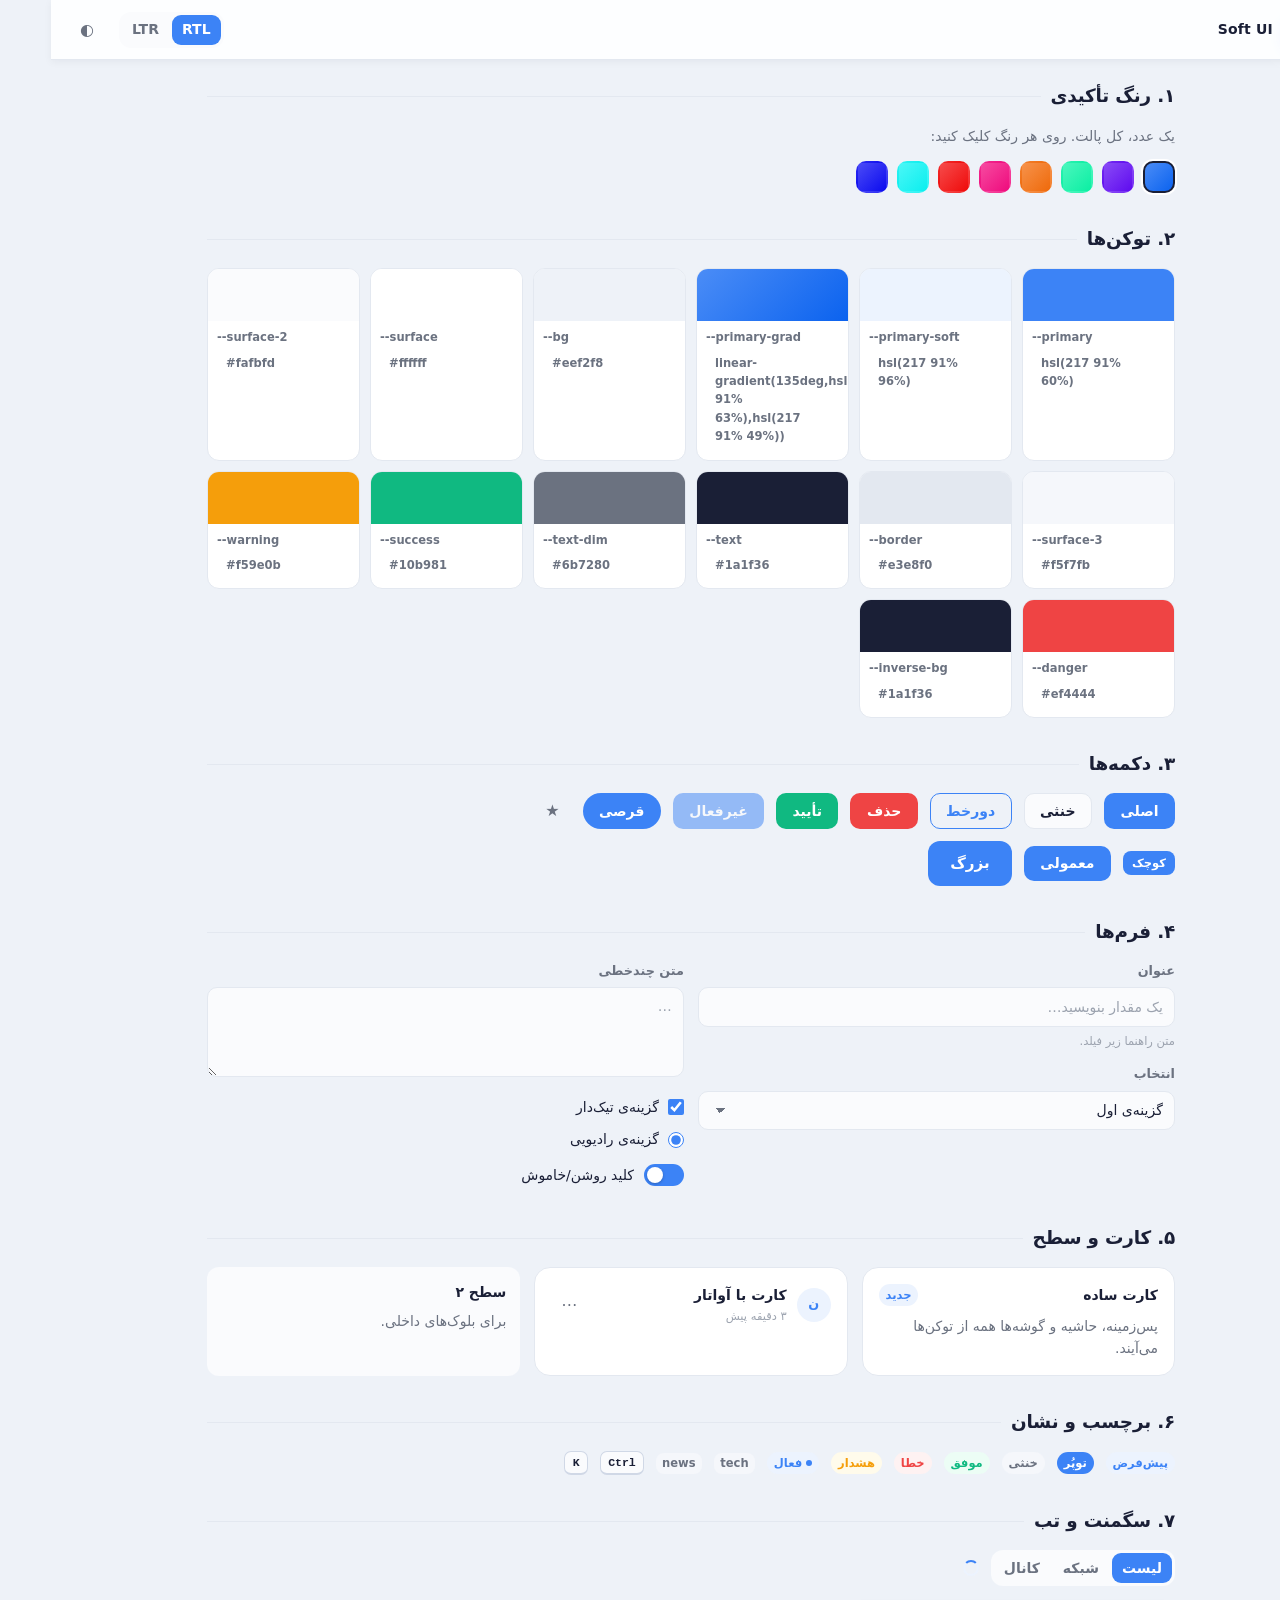
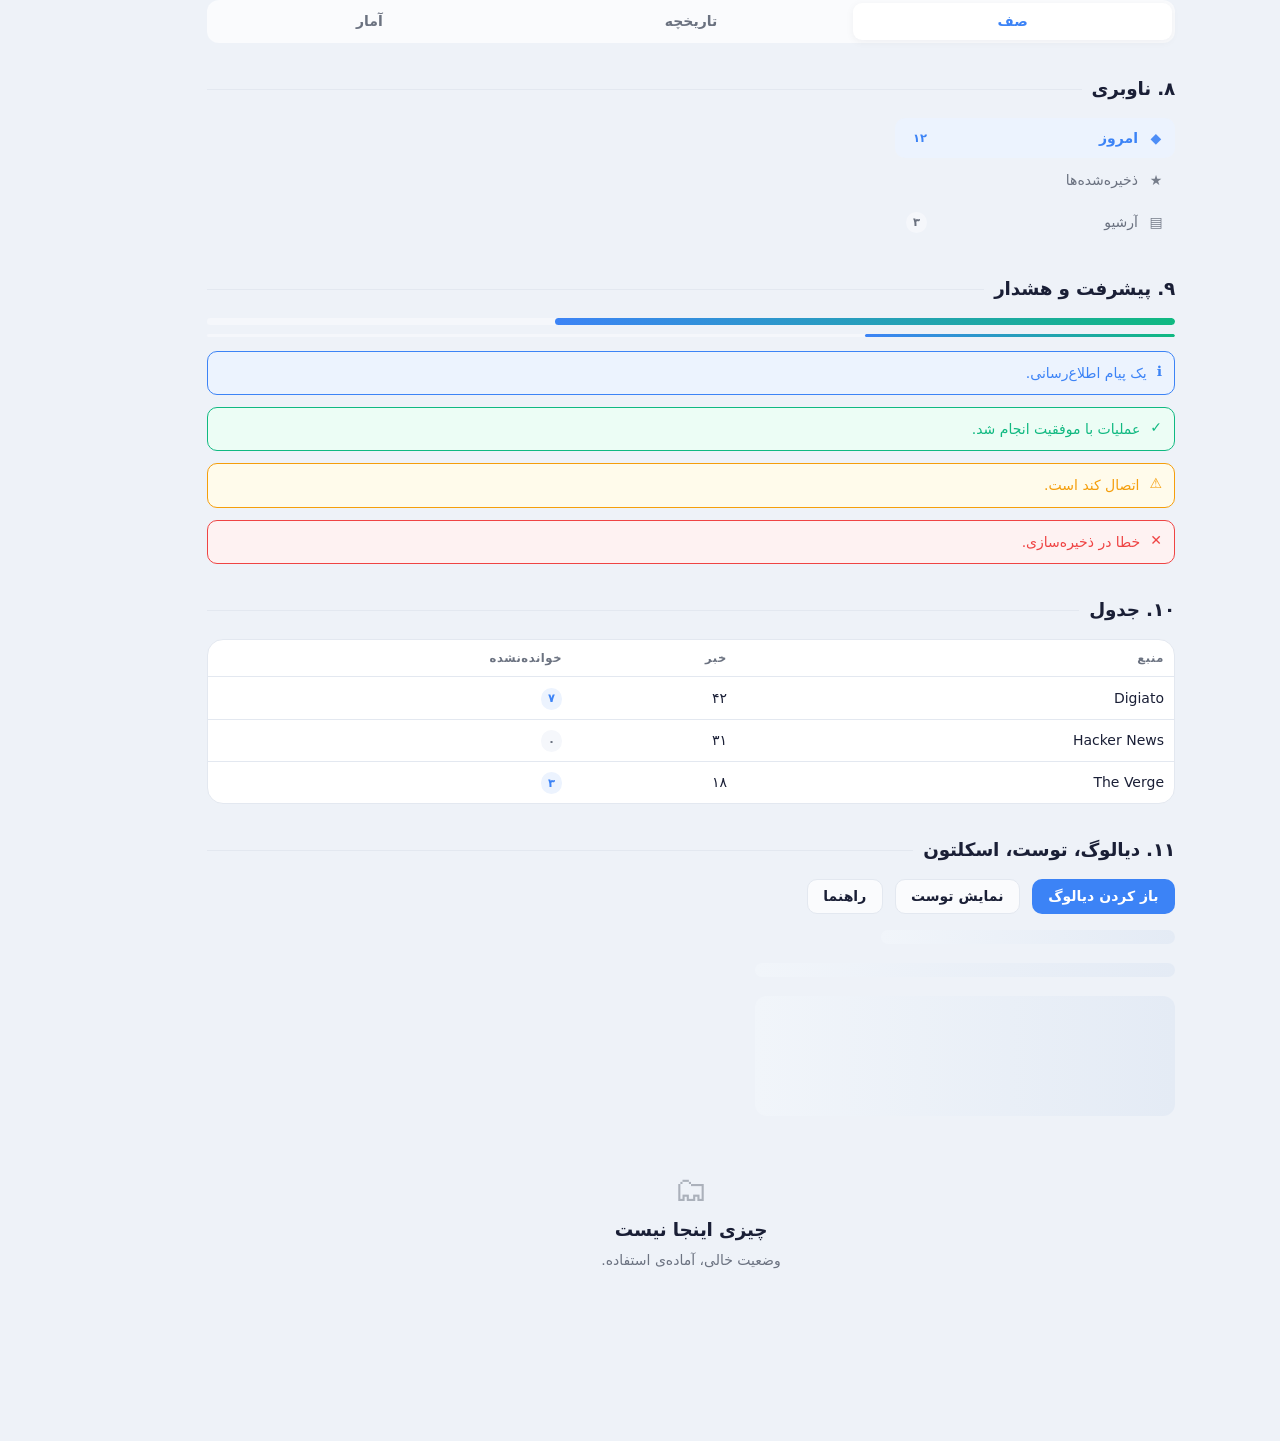
<file: theme/demo.html>
<!DOCTYPE html>
<html lang="fa" dir="rtl" data-theme="light">
<head>
<meta charset="utf-8">
<meta name="viewport" content="width=device-width, initial-scale=1, viewport-fit=cover">
<meta name="theme-color" content="#eef2f8">
<title>Soft UI — قالب</title>
<link rel="stylesheet" href="theme.css">
<script>
/* Applied before first paint so the page never flashes the wrong theme. */
try{
  var t = localStorage.getItem("ui-theme") || "auto";
  var dark = t === "dark" || (t === "auto" && matchMedia("(prefers-color-scheme: dark)").matches);
  document.documentElement.setAttribute("data-theme", dark ? "dark" : "light");
  var a = localStorage.getItem("ui-theme-accent");
  if (a) document.documentElement.style.setProperty("--accent-h", a);
}catch(e){}
</script>
<style>
  /* Only what this showcase page needs; everything visual comes from theme.css */
  .demo{max-width:1000px;margin-inline:auto;padding:24px 16px 80px}
  .demo > section{margin-bottom:34px}
  .demo h2{display:flex;align-items:center;gap:10px;margin-bottom:16px}
  .demo h2::after{content:"";flex:1;height:1px;background:var(--border)}
  .swatches{display:grid;grid-template-columns:repeat(auto-fill,minmax(130px,1fr));gap:10px}
  .swatch{border:1px solid var(--border);border-radius:var(--radius);overflow:hidden;background:var(--surface)}
  .swatch i{display:block;height:52px}
  .swatch span{display:block;padding:7px 9px;font-size:var(--fs-xs);color:var(--text-dim);font-weight:600}
  .demo-grid{display:grid;grid-template-columns:repeat(auto-fit,minmax(240px,1fr));gap:14px}
</style>
</head>
<body>

<div class="topbar">
  <div class="row" style="gap:10px;flex:none">
    <span class="logo"></span>
    <span class="title">Soft UI</span>
  </div>
  <span class="grow"></span>
  <div class="seg" id="dirSeg">
    <button data-dir="rtl" class="is-active">RTL</button>
    <button data-dir="ltr">LTR</button>
  </div>
  <button class="icon-btn tip" id="themeBtn" data-tip="تغییر تم">◐</button>
</div>

<main class="demo">

  <section>
    <h2>۱. رنگ تأکیدی</h2>
    <p class="muted">یک عدد، کل پالت. روی هر رنگ کلیک کنید:</p>
    <div id="accents"></div>
  </section>

  <section>
    <h2>۲. توکن‌ها</h2>
    <div class="swatches" id="tokens"></div>
  </section>

  <section>
    <h2>۳. دکمه‌ها</h2>
    <div class="row">
      <button class="btn">اصلی</button>
      <button class="btn ghost">خنثی</button>
      <button class="btn outline">دورخط</button>
      <button class="btn danger">حذف</button>
      <button class="btn success">تأیید</button>
      <button class="btn" disabled>غیرفعال</button>
      <button class="btn pill">قرصی</button>
      <button class="icon-btn tip ghost" data-tip="آیکونی">★</button>
    </div>
    <div class="row" style="margin-top:12px">
      <button class="btn sm">کوچک</button>
      <button class="btn">معمولی</button>
      <button class="btn lg">بزرگ</button>
    </div>
  </section>

  <section>
    <h2>۴. فرم‌ها</h2>
    <div class="demo-grid">
      <div>
        <div class="field">
          <label class="label" for="d1">عنوان</label>
          <input class="input" id="d1" placeholder="یک مقدار بنویسید…">
          <span class="hint">متن راهنما زیر فیلد.</span>
        </div>
        <div class="field">
          <label class="label" for="d2">انتخاب</label>
          <select class="input" id="d2">
            <option>گزینه‌ی اول</option>
            <option>گزینه‌ی دوم</option>
          </select>
        </div>
      </div>
      <div>
        <div class="field">
          <label class="label" for="d3">متن چندخطی</label>
          <textarea class="input" id="d3" placeholder="…"></textarea>
        </div>
        <label class="check"><input type="checkbox" checked> گزینه‌ی تیک‌دار</label>
        <label class="check"><input type="radio" name="r" checked> گزینه‌ی رادیویی</label>
        <label class="switch" style="margin-top:8px">
          <input type="checkbox" checked><span class="track"></span> کلید روشن/خاموش
        </label>
      </div>
    </div>
  </section>

  <section>
    <h2>۵. کارت و سطح</h2>
    <div class="demo-grid">
      <div class="card hoverable">
        <div class="row between">
          <strong>کارت ساده</strong>
          <span class="badge">جدید</span>
        </div>
        <p class="muted" style="margin:8px 0 0">پس‌زمینه، حاشیه و گوشه‌ها همه از توکن‌ها می‌آیند.</p>
      </div>
      <div class="card">
        <div class="row" style="gap:10px">
          <span class="avatar">ن</span>
          <div class="grow">
            <strong>کارت با آواتار</strong>
            <div class="faint" style="font-size:var(--fs-xs)">۳ دقیقه پیش</div>
          </div>
          <button class="icon-btn">⋯</button>
        </div>
      </div>
      <div class="surface-2">
        <strong>سطح ۲</strong>
        <p class="muted" style="margin:6px 0 0">برای بلوک‌های داخلی.</p>
      </div>
    </div>
  </section>

  <section>
    <h2>۶. برچسب و نشان</h2>
    <div class="row">
      <span class="badge">پیش‌فرض</span>
      <span class="badge solid">توپُر</span>
      <span class="badge neutral">خنثی</span>
      <span class="badge success">موفق</span>
      <span class="badge danger">خطا</span>
      <span class="badge warning">هشدار</span>
      <span class="badge dot">فعال</span>
      <span class="tag">tech</span>
      <span class="tag">news</span>
      <kbd class="kbd">Ctrl</kbd><kbd class="kbd">K</kbd>
    </div>
  </section>

  <section>
    <h2>۷. سگمنت و تب</h2>
    <div class="row">
      <div class="seg" id="segDemo">
        <button class="is-active">لیست</button>
        <button>شبکه</button>
        <button>کانال</button>
      </div>
      <span class="spinner"></span>
    </div>
    <div class="tabs" style="margin-top:14px" id="tabsDemo">
      <button class="tab is-active">صف</button>
      <button class="tab">تاریخچه</button>
      <button class="tab">آمار</button>
    </div>
  </section>

  <section>
    <h2>۸. ناوبری</h2>
    <div class="nav" style="max-width:280px">
      <a class="nav-link is-active" href="#"><span class="ico">◆</span><span class="lbl">امروز</span><span class="badge">۱۲</span></a>
      <a class="nav-link" href="#"><span class="ico">★</span><span class="lbl">ذخیره‌شده‌ها</span></a>
      <a class="nav-link" href="#"><span class="ico">▤</span><span class="lbl">آرشیو</span><span class="badge neutral">۳</span></a>
    </div>
  </section>

  <section>
    <h2>۹. پیشرفت و هشدار</h2>
    <div class="progress" style="margin-bottom:9px"><i style="width:64%"></i></div>
    <div class="progress slim" style="margin-bottom:14px"><i style="width:32%"></i></div>
    <div class="stack">
      <div class="alert info"><span class="ico">ℹ</span><span>یک پیام اطلاع‌رسانی.</span></div>
      <div class="alert success"><span class="ico">✓</span><span>عملیات با موفقیت انجام شد.</span></div>
      <div class="alert warning"><span class="ico">⚠</span><span>اتصال کند است.</span></div>
      <div class="alert danger"><span class="ico">✕</span><span>خطا در ذخیره‌سازی.</span></div>
    </div>
  </section>

  <section>
    <h2>۱۰. جدول</h2>
    <div class="card" style="padding:0;overflow:hidden">
      <table class="table">
        <thead><tr><th>منبع</th><th>خبر</th><th>خوانده‌نشده</th></tr></thead>
        <tbody>
          <tr><td>Digiato</td><td>۴۲</td><td><span class="badge">۷</span></td></tr>
          <tr><td>Hacker News</td><td>۳۱</td><td><span class="badge neutral">۰</span></td></tr>
          <tr><td>The Verge</td><td>۱۸</td><td><span class="badge">۳</span></td></tr>
        </tbody>
      </table>
    </div>
  </section>

  <section>
    <h2>۱۱. دیالوگ، توست، اسکلتون</h2>
    <div class="row">
      <button class="btn" id="dlgBtn">باز کردن دیالوگ</button>
      <button class="btn ghost" id="toastBtn">نمایش توست</button>
      <button class="btn ghost tip" data-tip="راهنمای شناور">راهنما</button>
    </div>
    <div class="stack" style="margin-top:16px;max-width:420px">
      <div class="skeleton text" style="width:70%"></div>
      <div class="skeleton text" style="width:100%"></div>
      <div class="skeleton block"></div>
    </div>
    <div class="empty">
      <div class="big">🗂</div>
      <h3>چیزی اینجا نیست</h3>
      <p>وضعیت خالی، آماده‌ی استفاده.</p>
    </div>
  </section>

</main>

<dialog id="demoDlg">
  <div class="dlg-head">
    <h3>عنوان دیالوگ</h3>
    <button class="dlg-close" data-close>✕</button>
  </div>
  <div class="dlg-body">
    <p>محتوای دیالوگ با گوشه‌های گرد، سایه و پس‌زمینه‌ی سطح.</p>
    <div class="alert info"><span class="ico">ℹ</span><span>اسکرول‌بار هم با تم هماهنگ است.</span></div>
  </div>
  <div class="dlg-foot">
    <button class="btn ghost" data-close>بستن</button>
    <button class="btn" data-close>تمام</button>
  </div>
</dialog>

<div class="toast" id="demoToast"></div>

<script src="theme.js"></script>
<script>
Theme.init({ metaColor: { light: "#eef2f8", dark: "#0f1420" } });
Theme.mountPicker("#accents");

/* theme button cycles light → dark → auto */
document.getElementById("themeBtn").addEventListener("click", function () { Theme.toggle(); });

/* direction toggle */
document.getElementById("dirSeg").addEventListener("click", function (e) {
  var b = e.target.closest("button[data-dir]");
  if (!b) return;
  document.documentElement.setAttribute("dir", b.dataset.dir);
  this.querySelectorAll("button").forEach(function (x) { x.classList.toggle("is-active", x === b); });
  renderTokens();
});

/* token swatches, read straight from the CSS custom properties */
var TOKENS = ["--primary", "--primary-soft", "--primary-grad", "--bg", "--surface",
              "--surface-2", "--surface-3", "--border", "--text", "--text-dim",
              "--success", "--warning", "--danger", "--inverse-bg"];
function renderTokens() {
  var cs = getComputedStyle(document.documentElement);
  document.getElementById("tokens").innerHTML = TOKENS.map(function (name) {
    var value = cs.getPropertyValue(name).trim();
    return '<div class="swatch"><i style="background:' + value + '"></i>' +
           '<span dir="ltr" style="text-align:start">' + name +
           '<br><span class="faint">' + value + '</span></span></div>';
  }).join("");
}
renderTokens();
Theme.onChange(renderTokens);

/* segmented demo */
document.getElementById("segDemo").addEventListener("click", function (e) {
  var b = e.target.closest("button");
  if (!b) return;
  this.querySelectorAll("button").forEach(function (x) { x.classList.toggle("is-active", x === b); });
});
document.getElementById("tabsDemo").addEventListener("click", function (e) {
  var b = e.target.closest("button");
  if (!b) return;
  this.querySelectorAll("button").forEach(function (x) { x.classList.toggle("is-active", x === b); });
});

/* dialog */
var dlg = document.getElementById("demoDlg");
document.getElementById("dlgBtn").addEventListener("click", function () { dlg.showModal(); });
dlg.addEventListener("click", function (e) {
  if (e.target.closest("[data-close]")) dlg.close();
});

/* toast */
var toastEl = document.getElementById("demoToast");
var toastTimer;
document.getElementById("toastBtn").addEventListener("click", function () {
  toastEl.textContent = "ذخیره شد ✓";
  toastEl.classList.add("is-open", "success");
  clearTimeout(toastTimer);
  toastTimer = setTimeout(function () { toastEl.classList.remove("is-open"); }, 2200);
});
</script>
</body>
</html>
</file>
<file: theme/theme.css>
/*! ==========================================================================
 *  Soft UI — a small, dependency-free theme layer
 *  --------------------------------------------------------------------------
 *  Extracted from the "Personal news" feed reader.
 *
 *  • Light by default, dark via <html data-theme="dark">
 *  • The whole palette is derived from ONE hue: --accent-h
 *  • No build step, no dependencies, no framework — just link this file
 *
 *  Quick start
 *    <link rel="stylesheet" href="theme.css">
 *    <html lang="fa" dir="rtl" data-theme="light" style="--accent-h:217">
 *    (or let theme.js handle it:  <script src="theme.js"></script>)
 *  ========================================================================== */


/* ==========================================================================
   1. TOKENS — LIGHT (default)
   ========================================================================== */
:root{
  color-scheme:light;

  /* --- Accent ------------------------------------------------------------
     Change --accent-h and every shade, gradient, ring and glow follows.   */
  --accent-h:217;
  --primary:hsl(var(--accent-h) 91% 60%);
  --primary-hover:hsl(var(--accent-h) 91% 50%);
  --primary-soft:hsl(var(--accent-h) 91% 96%);      /* tinted surface, focus ring */
  --primary-glow:hsl(var(--accent-h) 91% 60% / .18);/* ambient shadow / glow      */
  --primary-grad:linear-gradient(135deg,hsl(var(--accent-h) 91% 63%),hsl(var(--accent-h) 91% 49%));
  --on-primary:#fff;                                /* text on top of --primary   */

  /* --- Surfaces ---------------------------------------------------------- */
  --bg:#eef2f8;
  --surface:#ffffff;
  --surface-2:#fafbfd;
  --surface-3:#f5f7fb;
  --surface-glass:rgba(255,255,255,.88);            /* sticky headers            */
  --border:#e3e8f0;
  --border-strong:#d0d8e6;

  /* --- Text -------------------------------------------------------------- */
  --text:#1a1f36;
  --text-dim:#6b7280;
  --text-mute:#9ca3af;

  /* --- Status ------------------------------------------------------------ */
  --success:#10b981;  --success-soft:#ecfdf5;
  --danger:#ef4444;   --danger-soft:#fef2f2;  --danger-hover:#dc2626;
  --warning:#f59e0b;  --warning-soft:#fffbeb;

  /* --- Inverted surfaces (toasts, tooltips, kbd) ------------------------- */
  --inverse-bg:#1a1f36;
  --inverse-text:#ffffff;

  /* --- Shape ------------------------------------------------------------- */
  --radius-lg:16px;
  --radius:12px;
  --radius-sm:10px;
  --radius-pill:999px;

  /* --- Depth ------------------------------------------------------------- */
  --shadow-sm:0 2px 8px rgba(15,23,42,.05);
  --shadow:0 6px 24px rgba(15,23,42,.06);
  --shadow-lg:0 20px 60px rgba(15,23,42,.18);
  --ring:0 0 0 3px var(--primary-soft);
  --scrim:rgba(15,23,42,.55);

  /* --- Type -------------------------------------------------------------- */
  --font-sans:system-ui,-apple-system,"Segoe UI",Roboto,"Vazirmatn","Tahoma",sans-serif;
  --font-mono:ui-monospace,"SF Mono",Menlo,Consolas,"Courier New",monospace;
  --fs-xs:.72rem;
  --fs-sm:.8rem;
  --fs-base:.875rem;   /* 14px */
  --fs-md:.95rem;
  --fs-lg:1.15rem;
  --fs-xl:1.45rem;
  --lh:1.6;

  /* --- Motion ------------------------------------------------------------ */
  --transition:.2s cubic-bezier(.4,0,.2,1);
  --bounce:.28s cubic-bezier(.4,0,.2,1);

  /* --- Misc -------------------------------------------------------------- */
  --skeleton:linear-gradient(90deg,#f1f5fa 0%,#e4ebf5 50%,#f1f5fa 100%);
  --track:var(--surface-3);
}


/* ==========================================================================
   2. TOKENS — DARK
   ========================================================================== */
[data-theme="dark"]{
  color-scheme:dark;

  --primary:hsl(var(--accent-h) 80% 70%);
  --primary-hover:hsl(var(--accent-h) 80% 80%);
  --primary-soft:hsl(var(--accent-h) 40% 18%);
  --primary-glow:hsl(var(--accent-h) 80% 70% / .2);
  --primary-grad:linear-gradient(135deg,hsl(var(--accent-h) 80% 72%),hsl(var(--accent-h) 80% 54%));
  /* NOTE: white on a 70%-light accent is the original look but low contrast.
     Set --on-primary:#0f1420 if you prefer dark labels on the accent.      */
  --on-primary:#fff;

  --bg:#0f1420;
  --surface:#1a2030;
  --surface-2:#1e2536;
  --surface-3:#232b3d;
  --surface-glass:rgba(15,20,32,.88);
  --border:#2a3346;
  --border-strong:#3a4560;

  --text:#e8edf5;
  --text-dim:#94a3b8;
  --text-mute:#64748b;

  --success:#34d399;  --success-soft:hsl(160 60% 16%);
  --danger:#f87171;   --danger-soft:hsl(0 60% 18%);   --danger-hover:#ef4444;
  --warning:#fbbf24;  --warning-soft:hsl(38 60% 16%);

  --inverse-bg:#e8edf5;
  --inverse-text:#0f1420;

  --shadow-sm:0 2px 8px rgba(0,0,0,.25);
  --shadow:0 6px 24px rgba(0,0,0,.35);
  --shadow-lg:0 20px 60px rgba(0,0,0,.55);
  --scrim:rgba(0,0,0,.6);

  --skeleton:linear-gradient(90deg,#1e2536 0%,#28324a 50%,#1e2536 100%);
  --track:var(--surface-3);
}


/* ==========================================================================
   3. BASE
   ========================================================================== */
*,*::before,*::after{box-sizing:border-box}

html{-webkit-text-size-adjust:100%}

body{
  margin:0;
  min-height:100vh;
  background:var(--bg);
  color:var(--text);
  font:var(--fs-base)/var(--lh) var(--font-sans);
  -webkit-font-smoothing:antialiased;
  text-rendering:optimizeLegibility;
  transition:background var(--transition),color var(--transition);
}

h1,h2,h3,h4{margin:0 0 .5em;line-height:1.35;letter-spacing:-.01em;font-weight:700}
h1{font-size:var(--fs-xl)}
h2{font-size:var(--fs-lg)}
h3{font-size:var(--fs-md)}
h4{font-size:var(--fs-base)}
p{margin:0 0 1em}
small{font-size:var(--fs-xs);color:var(--text-dim)}
strong,b{font-weight:700}
hr{border:0;border-top:1px solid var(--border);margin:1.5em 0}

a{color:var(--primary);text-decoration:none;text-underline-offset:3px}
a:hover{color:var(--primary-hover);text-decoration:underline}

code,kbd,pre,samp{font-family:var(--font-mono);font-size:.92em}
pre{
  margin:0 0 1em;padding:14px 16px;overflow-x:auto;
  background:var(--surface-2);border:1px solid var(--border);border-radius:var(--radius-sm);
  direction:ltr;text-align:left;
}
code{padding:.15em .4em;background:var(--surface-2);border-radius:6px}
pre code{padding:0;background:none}

button,input,select,textarea{font:inherit;color:inherit}
button{cursor:pointer}

::selection{background:var(--primary-soft);color:var(--text)}
:focus-visible{outline:2px solid var(--primary);outline-offset:2px;border-radius:var(--radius-sm)}

/* Scrollbars (standard properties; old Safari falls back to ::-webkit-*) */
*{scrollbar-width:thin;scrollbar-color:var(--border-strong) transparent}
::-webkit-scrollbar{width:10px;height:10px}
::-webkit-scrollbar-track,::-webkit-scrollbar-corner{background:transparent}
::-webkit-scrollbar-thumb{background:var(--border-strong);border:3px solid transparent;border-radius:var(--radius-pill);background-clip:padding-box}
::-webkit-scrollbar-thumb:hover{background:var(--text-mute);background-clip:padding-box}

@media(prefers-reduced-motion:reduce){
  *,*::before,*::after{
    animation-duration:.01ms!important;
    animation-iteration-count:1!important;
    transition-duration:.01ms!important;
    scroll-behavior:auto!important;
  }
}


/* ==========================================================================
   4. LAYOUT HELPERS
   ========================================================================== */
.container{width:100%;max-width:1120px;margin-inline:auto;padding-inline:16px}
.stack{display:flex;flex-direction:column;gap:12px}
.row{display:flex;align-items:center;gap:12px;flex-wrap:wrap}
.row.between{justify-content:space-between}
.row.end{justify-content:flex-end}
.grow{flex:1;min-width:0}
.divider{height:1px;background:var(--border);border:0;margin:16px 0}
.muted{color:var(--text-dim)}
.faint{color:var(--text-mute)}
.sr-only{position:absolute;width:1px;height:1px;padding:0;margin:-1px;overflow:hidden;clip:rect(0 0 0 0);white-space:nowrap;border:0}
[hidden]{display:none!important}

/* Sticky, blurred top bar */
.topbar{
  position:sticky;top:0;z-index:40;
  display:flex;align-items:center;gap:14px;
  height:60px;padding-inline:18px;
  background:var(--surface-glass);
  border-bottom:1px solid var(--border);
  box-shadow:var(--shadow-sm);
  backdrop-filter:blur(16px) saturate(140%);
  -webkit-backdrop-filter:blur(16px) saturate(140%);
}
.topbar .title{font-size:var(--fs-base);font-weight:700;letter-spacing:.2px;white-space:nowrap}


/* ==========================================================================
   5. SURFACES
   ========================================================================== */
.card,.panel{
  background:var(--surface);
  border:1px solid var(--border);
  border-radius:var(--radius-lg);
  transition:border-color var(--transition),box-shadow var(--transition),background var(--transition);
}
.card{padding:16px}
.panel{padding:20px}
.card.hoverable:hover,.panel.hoverable:hover{border-color:var(--border-strong);box-shadow:var(--shadow)}
.card.flat,.panel.flat{box-shadow:none}
.card.raised{box-shadow:var(--shadow)}
.surface-2{background:var(--surface-2);border-radius:var(--radius);padding:14px}
.surface-3{background:var(--surface-3);border-radius:var(--radius);padding:14px}


/* ==========================================================================
   6. BUTTONS
   ========================================================================== */
.btn{
  display:inline-flex;align-items:center;justify-content:center;gap:.5em;
  padding:.6em 1.1em;border:1px solid transparent;border-radius:var(--radius-sm);
  background:var(--primary);color:var(--on-primary);
  font-size:var(--fs-base);font-weight:600;line-height:1.2;white-space:nowrap;
  transition:background var(--transition),border-color var(--transition),box-shadow var(--transition),transform var(--transition),color var(--transition);
}
.btn:hover{background:var(--primary-hover);box-shadow:0 6px 16px var(--primary-soft)}
.btn:active{transform:translateY(1px)}
.btn:disabled,.btn[aria-disabled="true"]{opacity:.5;cursor:not-allowed;box-shadow:none;transform:none}
.btn:focus-visible{outline:none;box-shadow:var(--ring)}

.btn.ghost{background:var(--surface-2);color:var(--text);border-color:var(--border)}
.btn.ghost:hover{background:var(--surface-3);border-color:var(--border-strong);box-shadow:none}
.btn.outline{background:transparent;color:var(--primary);border-color:var(--primary)}
.btn.outline:hover{background:var(--primary-soft);box-shadow:none}
.btn.danger{background:var(--danger);color:#fff}
.btn.danger:hover{background:var(--danger-hover);box-shadow:0 6px 16px var(--danger-soft)}
.btn.success{background:var(--success);color:#fff}
.btn.success:hover{background:var(--success);filter:brightness(.92);box-shadow:0 6px 16px var(--success-soft)}

.btn.sm{padding:.35em .7em;font-size:var(--fs-xs);border-radius:8px}
.btn.lg{padding:.8em 1.4em;font-size:var(--fs-md);border-radius:var(--radius)}
.btn.block{width:100%}
.btn.pill{border-radius:var(--radius-pill)}

/* Square icon button */
.icon-btn{
  display:inline-flex;align-items:center;justify-content:center;
  width:36px;height:36px;padding:0;flex:none;
  border:0;border-radius:var(--radius-sm);
  background:transparent;color:var(--text-dim);
  font-size:16px;line-height:1;
  transition:background var(--transition),color var(--transition),transform var(--transition);
}
.icon-btn:hover{background:var(--primary-soft);color:var(--primary)}
.icon-btn:active{transform:scale(.94)}
.icon-btn.is-active{background:var(--primary-soft);color:var(--primary)}
.icon-btn.round{border-radius:50%}


/* ==========================================================================
   7. FORMS
   ========================================================================== */
.field{display:flex;flex-direction:column;gap:6px;margin-bottom:14px}
.label{font-size:var(--fs-sm);font-weight:600;color:var(--text-dim)}
.hint{font-size:var(--fs-xs);color:var(--text-mute);line-height:1.5}

.input,select.input,textarea.input{
  width:100%;padding:.55em .8em;
  background:var(--surface-2);color:var(--text);
  border:1px solid var(--border);border-radius:var(--radius-sm);
  font-size:var(--fs-base);outline:none;
  transition:border-color var(--transition),box-shadow var(--transition),background var(--transition);
}
textarea.input{min-height:90px;resize:vertical;line-height:1.55}
.input::placeholder{color:var(--text-mute)}
.input:hover{border-color:var(--border-strong)}
.input:focus{border-color:var(--primary);background:var(--surface);box-shadow:var(--ring)}
.input:disabled{opacity:.55;cursor:not-allowed}
select.input{appearance:none;cursor:pointer;padding-inline-end:2em;
  background-image:linear-gradient(45deg,transparent 50%,var(--text-dim) 50%),linear-gradient(135deg,var(--text-dim) 50%,transparent 50%);
  background-position:calc(100% - 16px) 50%,calc(100% - 11px) 50%;
  background-size:5px 5px,5px 5px;background-repeat:no-repeat;
}
[dir="rtl"] select.input{background-position:16px 50%,21px 50%}
select.input::-ms-expand{display:none}

.input-group{display:flex;gap:8px;align-items:stretch}
.input-group .input{flex:1;min-width:0}

/* Native controls pick up the accent hue */
input[type="checkbox"],input[type="radio"],input[type="range"],progress{accent-color:var(--primary)}

.check{display:flex;align-items:center;gap:9px;font-size:var(--fs-base);color:var(--text);padding:5px 0;cursor:pointer;user-select:none}
.check input{width:16px;height:16px;margin:0;flex:none}

/* Pill switch built from a checkbox */
.switch{display:inline-flex;align-items:center;gap:10px;cursor:pointer;user-select:none;font-size:var(--fs-base)}
.switch input{position:absolute;opacity:0;width:0;height:0}
.switch .track{
  width:40px;height:22px;flex:none;border-radius:var(--radius-pill);
  background:var(--border-strong);position:relative;
  transition:background var(--transition);
}
.switch .track::after{
  content:"";position:absolute;top:3px;inset-inline-start:3px;
  width:16px;height:16px;border-radius:50%;background:#fff;
  box-shadow:0 1px 3px rgba(0,0,0,.25);
  transition:transform var(--transition);
}
.switch input:checked + .track{background:var(--primary)}
.switch input:checked + .track::after{transform:translateX(18px)}
[dir="rtl"] .switch input:checked + .track::after{transform:translateX(-18px)}
.switch input:focus-visible + .track{box-shadow:var(--ring)}
.switch input:disabled + .track{opacity:.5}


/* ==========================================================================
   8. BADGES, TAGS, PILLS
   ========================================================================== */
.badge{
  display:inline-flex;align-items:center;gap:.35em;
  padding:.15em .6em;border-radius:var(--radius-pill);
  font-size:var(--fs-xs);font-weight:700;line-height:1.6;
  background:var(--primary-soft);color:var(--primary);
}
.badge.solid{background:var(--primary);color:var(--on-primary)}
.badge.neutral{background:var(--surface-3);color:var(--text-dim)}
.badge.success{background:var(--success-soft);color:var(--success)}
.badge.danger{background:var(--danger-soft);color:var(--danger)}
.badge.warning{background:var(--warning-soft);color:var(--warning)}
.badge.dot::before{content:"";width:6px;height:6px;border-radius:50%;background:currentColor;flex:none}

.tag{
  display:inline-flex;align-items:center;gap:.3em;
  padding:.1em .55em;border-radius:8px;
  font-size:var(--fs-xs);font-weight:600;
  background:var(--surface-3);color:var(--text-dim);white-space:nowrap;
}


/* ==========================================================================
   9. SEGMENTED CONTROL & TABS
   ========================================================================== */
.seg{
  display:inline-flex;gap:3px;padding:3px;
  background:var(--surface-2);border-radius:var(--radius);flex:none;
}
.seg button{
  min-width:34px;height:30px;padding:0 10px;
  display:inline-flex;align-items:center;justify-content:center;gap:.4em;
  border:0;border-radius:9px;background:transparent;color:var(--text-dim);
  font-size:var(--fs-base);font-weight:600;
  transition:background var(--transition),color var(--transition);
}
.seg button:hover{background:var(--surface-3);color:var(--text)}
.seg button.is-active,.seg button.on{background:var(--primary);color:var(--on-primary)}

.tabs{display:flex;gap:3px;padding:3px;background:var(--surface-2);border-radius:var(--radius);margin-bottom:12px}
.tab{
  flex:1;padding:7px 12px;display:inline-flex;align-items:center;justify-content:center;gap:6px;
  border:0;border-radius:9px;background:transparent;color:var(--text-dim);
  font-size:var(--fs-base);font-weight:600;
  transition:background var(--transition),color var(--transition);
}
.tab:hover{color:var(--text)}
.tab.is-active{background:var(--surface);color:var(--primary);box-shadow:var(--shadow-sm)}


/* ==========================================================================
   10. NAVIGATION
   ========================================================================== */
.nav{display:flex;flex-direction:column;gap:2px}
.nav-link{
  display:flex;align-items:center;gap:10px;
  padding:9px 11px;border-radius:var(--radius-sm);
  color:var(--text-dim);font-size:var(--fs-base);font-weight:500;
  text-decoration:none;cursor:pointer;user-select:none;
  transition:background var(--transition),color var(--transition);
}
.nav-link:hover{background:var(--surface-2);color:var(--text);text-decoration:none}
.nav-link.is-active{background:var(--primary-soft);color:var(--primary);font-weight:600}
.nav-link .ico{width:16px;text-align:center;flex:none;opacity:.9}
.nav-link .lbl{flex:1;min-width:0;overflow:hidden;text-overflow:ellipsis;white-space:nowrap}
.nav-link .badge{flex:none}


/* ==========================================================================
   11. PROGRESS & SPINNER
   ========================================================================== */
.progress{height:7px;background:var(--track);border-radius:var(--radius-pill);overflow:hidden}
.progress > i{
  display:block;height:100%;width:0;border-radius:var(--radius-pill);
  background:linear-gradient(90deg,var(--primary),var(--success));
  transition:width .3s var(--transition);
}
.progress.slim{height:3px}

.spinner{
  width:16px;height:16px;flex:none;border-radius:50%;
  border:2px solid var(--primary-soft);
  border-top-color:var(--primary);
  animation:spin .7s linear infinite;
}
.spinner.lg{width:32px;height:32px;border-width:3px}
@keyframes spin{to{transform:rotate(360deg)}}


/* ==========================================================================
   12. ALERTS
   ========================================================================== */
.alert{
  display:flex;gap:10px;align-items:flex-start;
  padding:10px 12px;border-radius:var(--radius-sm);
  border:1px solid var(--border);background:var(--surface-2);
  font-size:var(--fs-base);line-height:1.6;
}
.alert .ico{flex:none;line-height:1.4}
.alert.info{background:var(--primary-soft);border-color:var(--primary);color:var(--primary)}
.alert.success{background:var(--success-soft);border-color:var(--success);color:var(--success)}
.alert.danger{background:var(--danger-soft);border-color:var(--danger);color:var(--danger)}
.alert.warning{background:var(--warning-soft);border-color:var(--warning);color:var(--warning)}


/* ==========================================================================
   13. TABLES
   ========================================================================== */
.table{width:100%;border-collapse:collapse;font-size:var(--fs-base)}
.table th,.table td{padding:9px 10px;text-align:start;border-bottom:1px solid var(--border)}
.table th{font-size:var(--fs-xs);font-weight:600;color:var(--text-dim);text-transform:uppercase;letter-spacing:.05em}
.table tbody tr:last-child td{border-bottom:0}
.table tbody tr:hover{background:var(--surface-2)}
.table.zebra tbody tr:nth-child(even){background:var(--surface-2)}


/* ==========================================================================
   14. DIALOGS
   ========================================================================== */
dialog{
  width:min(560px,92vw);max-height:90vh;padding:0;
  background:var(--surface);color:var(--text);
  border:1px solid var(--border-strong);border-radius:var(--radius-lg);
  box-shadow:var(--shadow-lg);
  animation:dialog-in var(--bounce) both;
}
dialog::backdrop{background:var(--scrim);backdrop-filter:blur(4px);-webkit-backdrop-filter:blur(4px)}
@keyframes dialog-in{from{opacity:0;transform:translateY(8px) scale(.98)}to{opacity:1;transform:none}}

.dlg-head{
  display:flex;align-items:center;justify-content:space-between;gap:12px;
  padding:16px 22px;border-bottom:1px solid var(--border);
}
.dlg-head h3{margin:0;font-size:var(--fs-lg)}
.dlg-body{padding:18px 22px;max-height:70vh;overflow:auto}
.dlg-body > :last-child{margin-bottom:0}
.dlg-foot{
  display:flex;justify-content:flex-end;gap:8px;
  padding:12px 22px;border-top:1px solid var(--border);
}
.dlg-close{
  width:30px;height:30px;flex:none;display:inline-flex;align-items:center;justify-content:center;
  border:0;border-radius:8px;background:transparent;color:var(--text-mute);font-size:16px;line-height:1;
  transition:background var(--transition),color var(--transition);
}
.dlg-close:hover{background:var(--surface-2);color:var(--text)}

/* Div-based modal, for projects that don't use <dialog> */
.modal{
  position:fixed;inset:0;z-index:100;padding:20px;
  display:none;align-items:center;justify-content:center;
  background:var(--scrim);backdrop-filter:blur(4px);-webkit-backdrop-filter:blur(4px);
}
.modal.is-open{display:flex}
.modal-content{
  width:min(560px,100%);max-height:90vh;overflow:auto;
  background:var(--surface);border:1px solid var(--border-strong);border-radius:var(--radius-lg);
  box-shadow:var(--shadow-lg);animation:dialog-in var(--bounce) both;
}


/* ==========================================================================
   15. TOASTS
   ========================================================================== */
.toast{
  position:fixed;bottom:24px;inset-inline-start:50%;z-index:120;
  transform:translateX(-50%) translateY(20px);
  max-width:min(90vw,420px);
  padding:11px 18px;border-radius:var(--radius-sm);
  background:var(--inverse-bg);color:var(--inverse-text);
  font-size:var(--fs-base);font-weight:600;text-align:center;
  box-shadow:0 10px 30px rgba(0,0,0,.25);
  opacity:0;pointer-events:none;
  transition:opacity var(--transition),transform var(--transition);
}
.toast.is-open{opacity:1;transform:translateX(-50%) translateY(0)}
.toast.success{box-shadow:0 10px 30px rgba(0,0,0,.25),inset 0 0 0 1.5px var(--success)}
.toast.danger{box-shadow:0 10px 30px rgba(0,0,0,.25),inset 0 0 0 1.5px var(--danger)}
.toast.warning{box-shadow:0 10px 30px rgba(0,0,0,.25),inset 0 0 0 1.5px var(--warning)}


/* ==========================================================================
   16. TOOLTIP (pure CSS)
   ========================================================================== */
.tip{position:relative}
.tip::after{
  content:attr(data-tip);
  position:absolute;bottom:calc(100% + 8px);inset-inline-start:50%;
  transform:translateX(-50%) translateY(2px);
  padding:.35em .6em;border-radius:8px;
  background:var(--inverse-bg);color:var(--inverse-text);
  font-size:var(--fs-xs);font-weight:600;white-space:nowrap;
  opacity:0;pointer-events:none;z-index:50;
  transition:opacity var(--transition),transform var(--transition);
}
.tip:hover::after,.tip:focus-visible::after{opacity:1;transform:translateX(-50%) translateY(0)}


/* ==========================================================================
   17. MISC
   ========================================================================== */
/* Keyboard key */
.kbd,kbd{
  display:inline-block;min-width:24px;text-align:center;
  padding:2px 7px;border-radius:7px;
  border:1px solid var(--border-strong);border-bottom-width:2px;
  background:var(--surface-2);color:var(--text);
  font:600 var(--fs-xs)/1.5 var(--font-mono);direction:ltr;
}

/* Skeleton loader */
.skeleton{
  border-radius:var(--radius-sm);
  background:var(--skeleton);background-size:200% 100%;
  animation:shimmer 1.4s infinite linear;
}
.skeleton.text{height:1em;margin-bottom:.5em}
.skeleton.block{height:120px;border-radius:var(--radius)}
@keyframes shimmer{to{background-position:-200% 0}}

/* Avatar */
.avatar{
  width:34px;height:34px;flex:none;border-radius:50%;
  display:inline-flex;align-items:center;justify-content:center;
  background:var(--primary-soft);color:var(--primary);
  font-size:var(--fs-sm);font-weight:700;overflow:hidden;
}
.avatar img{width:100%;height:100%;object-fit:cover}

/* Empty state */
.empty{text-align:center;color:var(--text-dim);padding:56px 20px}
.empty .big{font-size:34px;line-height:1;opacity:.5;margin-bottom:12px}
.empty h3{color:var(--text);font-size:var(--fs-lg);margin:0 0 6px}
.empty p{margin:0;font-size:var(--fs-base)}

/* Brand tile — five bars of the accent gradient */
.logo{
  position:relative;width:30px;height:30px;flex:none;overflow:hidden;
  border-radius:var(--radius-sm);
  background:var(--primary-grad);
  box-shadow:0 6px 16px var(--primary-soft);
}
.logo::after{
  content:"";position:absolute;inset:0;
  background:
    linear-gradient(#fff,#fff) 8px 9px/14px 2.5px no-repeat,
    linear-gradient(rgba(255,255,255,.72),rgba(255,255,255,.72)) 8px 14px/10px 2.5px no-repeat,
    linear-gradient(rgba(255,255,255,.72),rgba(255,255,255,.72)) 8px 19px/12px 2.5px no-repeat;
}

/* Accent-hue swatch row */
.accent-picker{display:flex;flex-wrap:wrap;gap:9px}
.accent-sw{
  width:32px;height:32px;padding:0;cursor:pointer;
  border:2px solid transparent;border-radius:var(--radius-sm);
  background:linear-gradient(135deg,hsl(var(--h) 91% 63%),hsl(var(--h) 91% 49%));
  transition:transform var(--transition),border-color var(--transition),box-shadow var(--transition);
}
.accent-sw:hover{transform:scale(1.12)}
.accent-sw.is-active{border-color:var(--text);box-shadow:0 0 0 2px var(--surface)}
</file>
